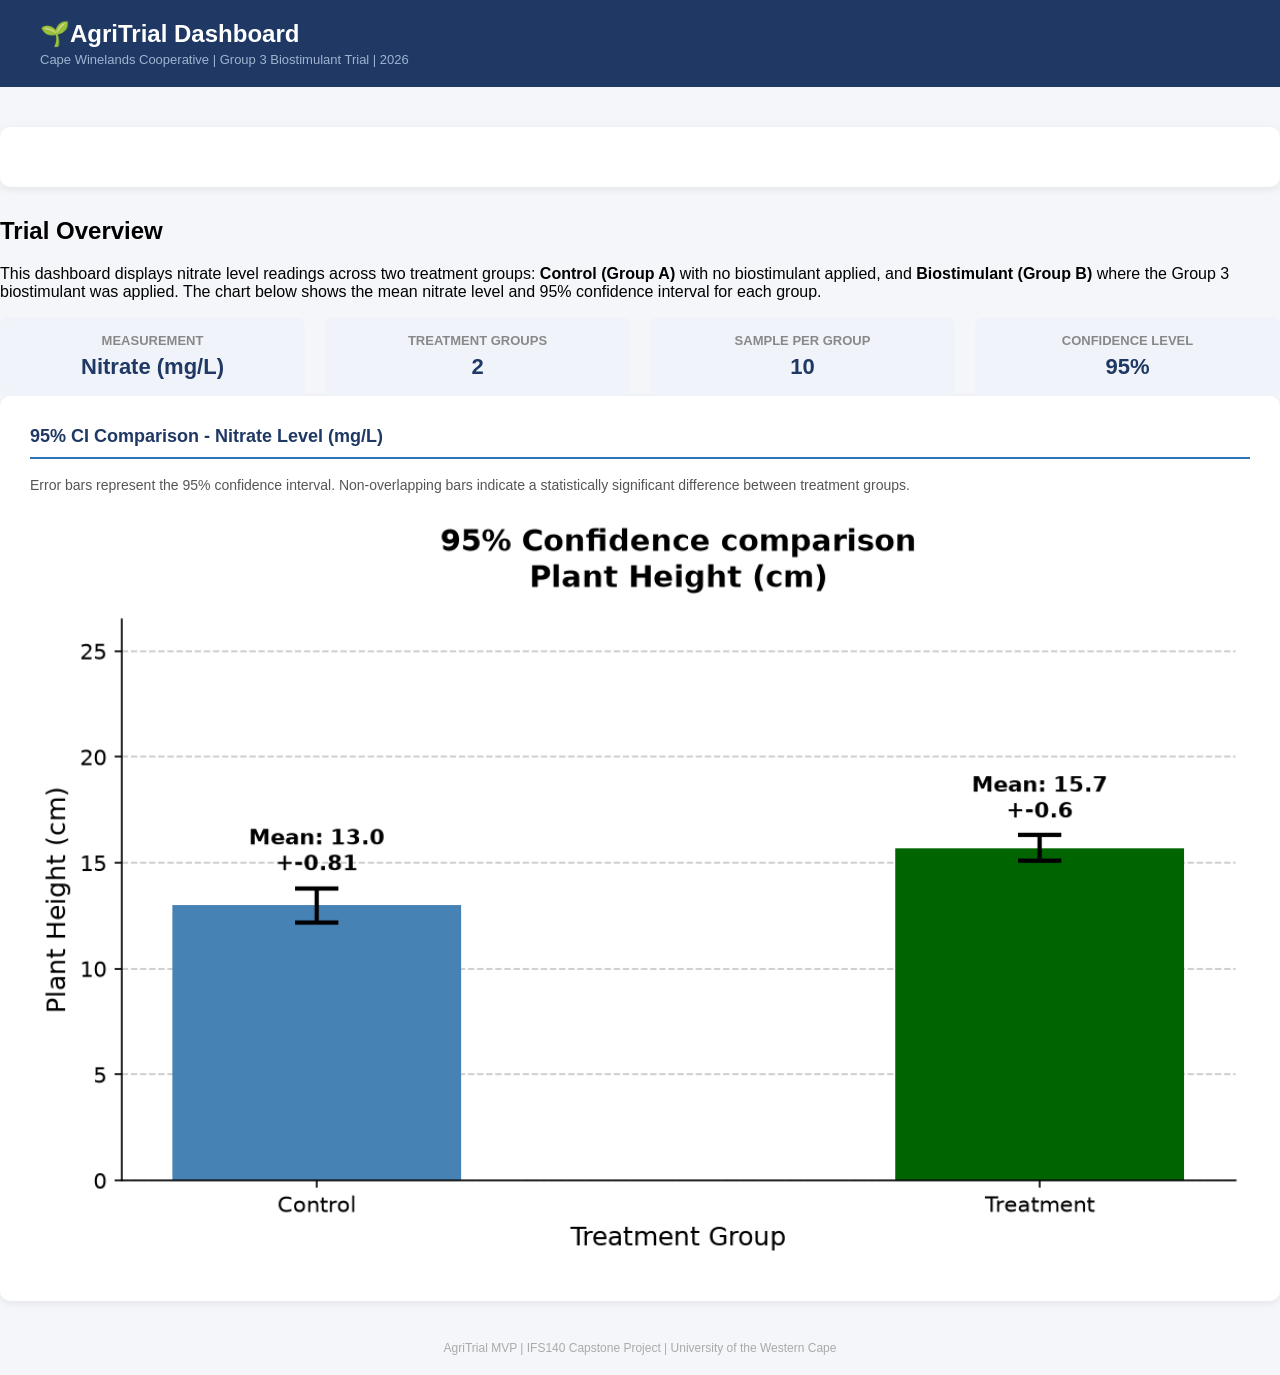
<file: index.html>
<!DOCTYPE html>
<html lang="en">
<head>
    <meta charset="UTF-8">
    <title>AgriTrial MVP Dashboard</title>
    <style>
        body {
            font-family: Arial, sans-serif;
            background-color: #f4f6f9;
            margin: 0;
            padding: 0;
        }
        .header {
            background-color: #1F3864;
            color: white;
            padding: 20px 40px;
        }
        .header h1 {
            margin: 0;
            font-size: 24px;
        }
        .header p {
            margin: 4px 0 0;
            font-size: 13px;
            color: #a0b4d0;
        }
        .container {
            max-width: 900px;
            margin: 40px auto;
            padding: 0 20px;
        }
        .card {
            background: white;
            border-radius: 10px;
            padding: 30px;
            box-shadow: 0 2px 8px rgba(0,0,0,0.08);
            margin-bottom: 30px;
        }
        .card h2 {
            color: #1F3864;
            margin-top: 0;
            font-size: 18px;
            border-bottom: 2px solid #2E74B5;
            padding-bottom: 10px;
        }
        .card p {
            color: #555;
            font-size: 14px;
            line-height: 1.6;
        }
        .chart-img {
            width: 100%;
            border-radius: 8px;
        }
        .stats {
            display: flex;
            gap: 20px;
            margin-top: 16px;
        }
        .stat-box {
            flex: 1;
            background: #f0f4fa;
            border-radius: 8px;
            padding: 16px;
            text-align: center;
        }
        .stat-box h3 {
            margin: 0 0 6px;
            font-size: 13px;
            color: #888;
            text-transform: uppercase;
        }
        .stat-box p {
            margin: 0;
            font-size: 22px;
            font-weight: bold;
            color: #1F3864;
        }
        .footer {
            text-align: center;
            color: #aaa;
            font-size: 12px;
            margin: 40px 0 20px;
        }
    </style>
</head>
<body>

    <div class="header">
        <h1>🌱AgriTrial Dashboard</h1>
        <p>Cape Winelands Cooperative | Group 3 Biostimulant Trial | 2026</p>
    </div>

    <div class="container"></div>

        <div class="card"></div>
            <h2>Trial Overview</h2>
            <p>This dashboard displays nitrate level readings across two treatment groups:
            <strong>Control (Group A)</strong> with no biostimulant applied, and
                <strong>Biostimulant (Group B)</strong> where the Group 3 biostimulant was applied.
                The chart below shows the mean nitrate level and 95% confidence interval for each group.</p>

            <div class="stats">
                <div class="stat-box">
                    <h3>Measurement</h3>
                    <p>Nitrate (mg/L)</p>
                </div>
                <div class="stat-box">
                    <h3>Treatment Groups</h3>
                    <p>2</p>
                </div>
                <div class="stat-box">
                    <h3>Sample per Group</h3>
                    <p>10</p>
                </div>
                <div class="stat-box">
                    <h3>Confidence Level</h3>
                    <p>95%</p>
                </div>
            </div>

            <div class="card">
                <h2>95% CI Comparison - Nitrate Level (mg/L)</h2>
                <p>Error bars represent the 95% confidence interval.
                Non-overlapping bars indicate a statistically significant
                difference between treatment groups.</p>
                <img src="/static/ci_chart.png" class="chart-img"
                     alt="CI Chart">
            </div>

    <div class="footer">
        AgriTrial MVP | IFS140 Capstone Project | University of the Western Cape
    </div>

</body>
</html>
</file>
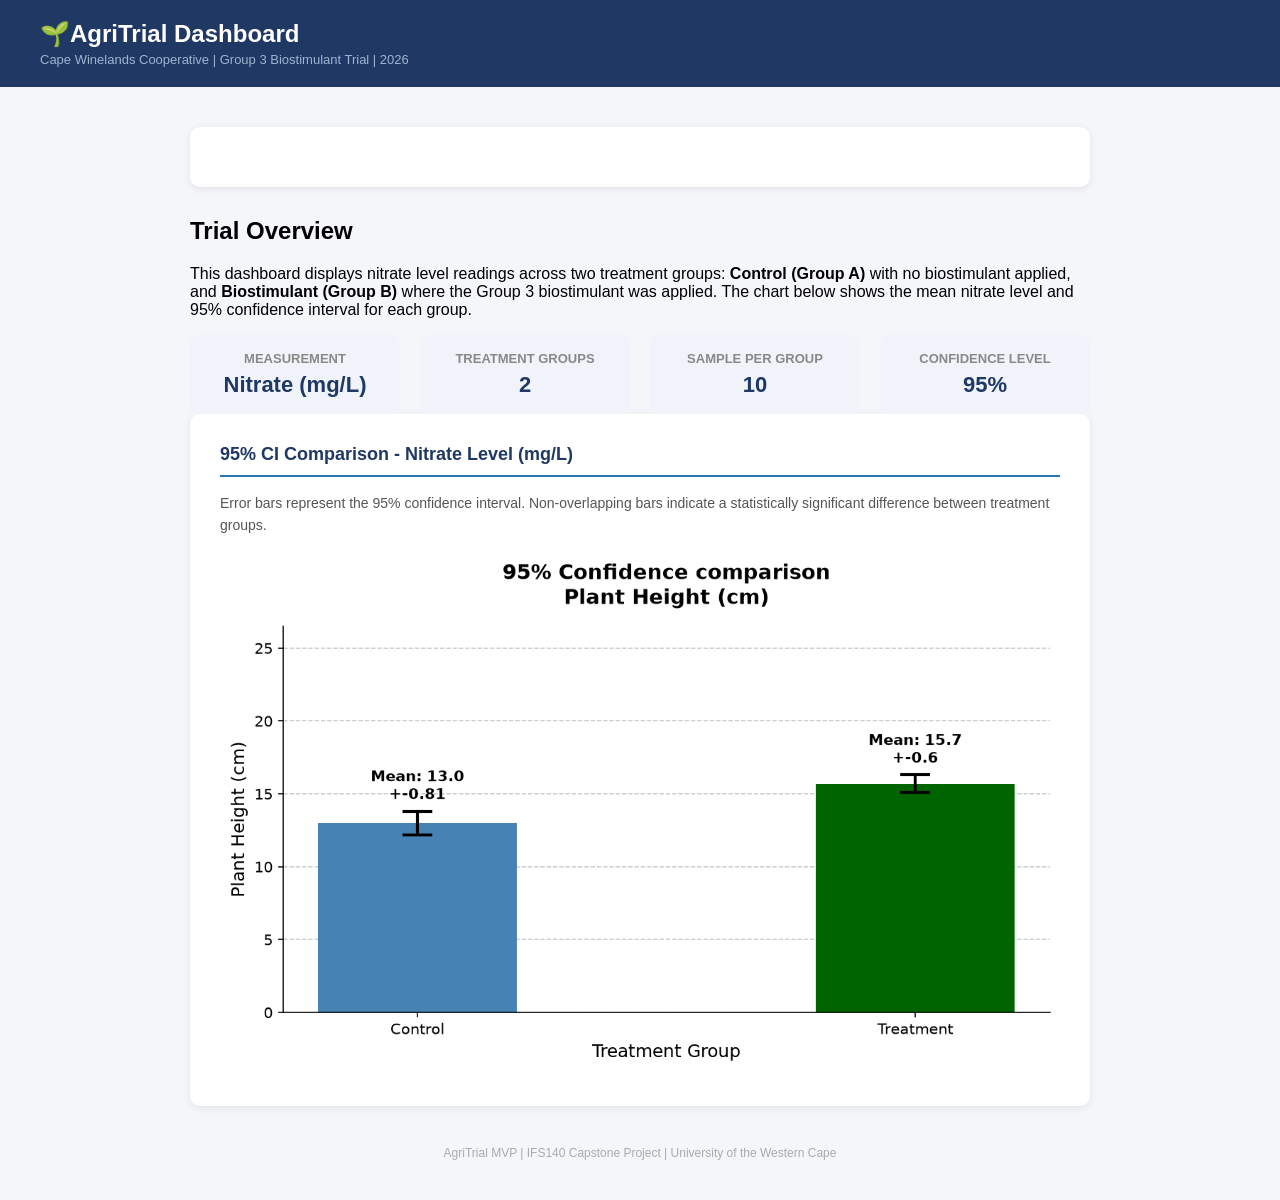
<file: dashboard.html>
<!DOCTYPE html>
<html lang="en">
<head>
    <meta charset="UTF-8">
    <title>AgriTrial MVP Dashboard</title>
    <style>
        body {
            font-family: Arial, sans-serif;
            background-color: #f4f6f9;
            margin: 0;
            padding: 0;
        }
        .header {
            background-color: #1F3864;
            color: white;
            padding: 20px 40px;
        }
        .header h1 {
            margin: 0;
            font-size: 24px;
        }
        .header p {
            margin: 4px 0 0;
            font-size: 13px;
            color: #a0b4d0;
        }
        .container {
            max-width: 900px;
            margin: 40px auto;
            padding: 0 20px;
        }
        .card {
            background: white;
            border-radius: 10px;
            padding: 30px;
            box-shadow: 0 2px 8px rgba(0,0,0,0.08);
            margin-bottom: 30px;
        }
        .card h2 {
            color: #1F3864;
            margin-top: 0;
            font-size: 18px;
            border-bottom: 2px solid #2E74B5;
            padding-bottom: 10px;
        }
        .card p {
            color: #555;
            font-size: 14px;
            line-height: 1.6;
        }
        .chart-img {
            width: 100%;
            border-radius: 8px;
        }
        .stats {
            display: flex;
            gap: 20px;
            margin-top: 16px;
        }
        .stat-box {
            flex: 1;
            background: #f0f4fa;
            border-radius: 8px;
            padding: 16px;
            text-align: center;
        }
        .stat-box h3 {
            margin: 0 0 6px;
            font-size: 13px;
            color: #888;
            text-transform: uppercase;
        }
        .stat-box p {
            margin: 0;
            font-size: 22px;
            font-weight: bold;
            color: #1F3864;
        }
        .footer {
            text-align: center;
            color: #aaa;
            font-size: 12px;
            margin: 40px 0 20px;
        }
    </style>
</head>
<body>

    <div class="header">
        <h1>🌱AgriTrial Dashboard</h1>
        <p>Cape Winelands Cooperative | Group 3 Biostimulant Trial | 2026</p>
    </div>

    <div class="container">

        <div class="card"></div>
            <h2>Trial Overview</h2>
            <p>This dashboard displays nitrate level readings across two treatment groups:
            <strong>Control (Group A)</strong> with no biostimulant applied, and
                <strong>Biostimulant (Group B)</strong> where the Group 3 biostimulant was applied.
                The chart below shows the mean nitrate level and 95% confidence interval for each group.</p>

            <div class="stats">
                <div class="stat-box">
                    <h3>Measurement</h3>
                    <p>Nitrate (mg/L)</p>
                </div>
                <div class="stat-box">
                    <h3>Treatment Groups</h3>
                    <p>2</p>
                </div>
                <div class="stat-box">
                    <h3>Sample per Group</h3>
                    <p>10</p>
                </div>
                <div class="stat-box">
                    <h3>Confidence Level</h3>
                    <p>95%</p>
                </div>
            </div>

            <div class="card">
                <h2>95% CI Comparison - Nitrate Level (mg/L)</h2>
                <p>Error bars represent the 95% confidence interval.
                Non-overlapping bars indicate a statistically significant
                difference between treatment groups.</p>
                <img src="/static/ci_chart.png" class="chart-img"
                     alt="CI Chart">
            </div>

    <div class="footer">
        AgriTrial MVP | IFS140 Capstone Project | University of the Western Cape
    </div>

</body>
</html>
</file>
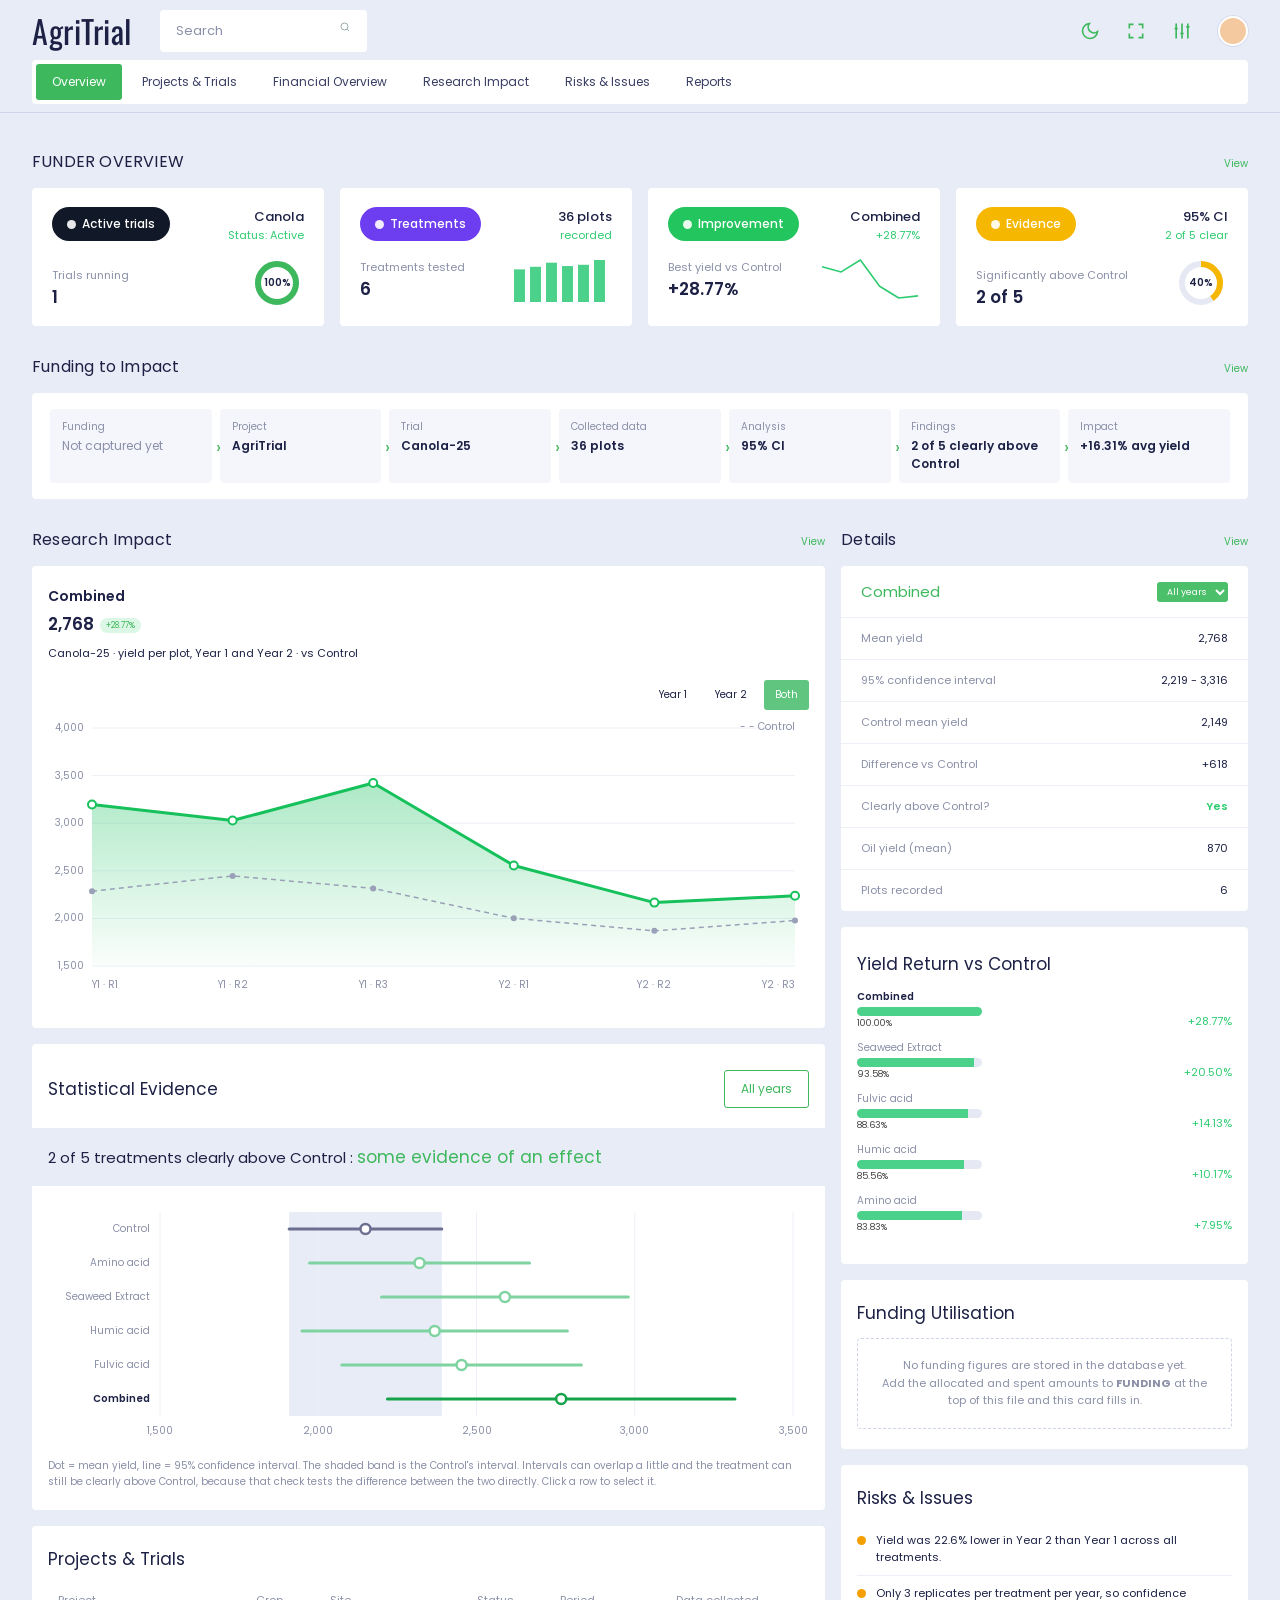
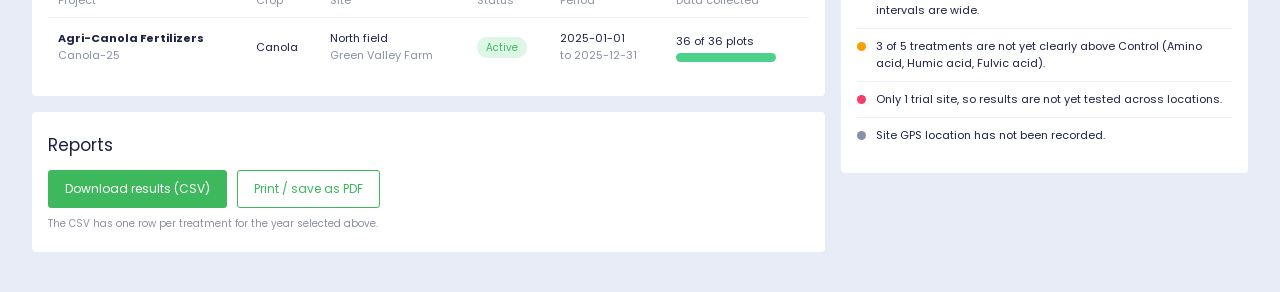
<file: investor_dashboard.html>
<!DOCTYPE html>
<html lang="en">
<head>
<meta charset="utf-8">
<meta name="viewport" content="width=device-width, initial-scale=1">
<title>AgriTrial · Funder Dashboard</title>
<link rel="preconnect" href="https://fonts.googleapis.com">
<link href="https://fonts.googleapis.com/css2?family=Poppins:wght@400;500;600&family=Oswald:wght@500&display=swap" rel="stylesheet">
<style>
:root{--bg:#e8ecf7;--card:#fff;--ink:#1c2145;--muted:#8b90a8;--green:#22c55e;--nav:#3db85c;--mint:#dcf7e6;--red:#f43f6b;--line:#eef0f7}
*{box-sizing:border-box;margin:0;padding:0}
body{font-family:'Poppins',system-ui,-apple-system,'Segoe UI',sans-serif;background:var(--bg);color:var(--ink);font-size:13px}
button,select{font-family:inherit}
.top{display:flex;align-items:center;gap:28px;padding:10px 32px 0;max-width:1320px;margin:0 auto}
.logo{font-family:'Oswald','Arial Narrow',Impact,sans-serif;font-size:32px;letter-spacing:.5px;line-height:1.1}
.search{background:#fff;border-radius:4px;padding:11px 16px;width:207px;display:flex;justify-content:space-between;color:var(--muted);font-size:13px}
.tools{margin-left:auto;display:flex;gap:26px;align-items:center;color:var(--nav)}
.tools svg{width:20px;height:20px;cursor:pointer}
.avatar{width:30px;height:30px;border-radius:50%;background:#f4c9a0;border:2px solid #fff;box-shadow:0 0 0 1px #d9dcec}
.navwrap{max-width:1320px;margin:8px auto 0;padding:0 32px}
nav{background:#fff;border-radius:4px;display:flex;gap:4px;padding:4px;overflow-x:auto;white-space:nowrap}
nav a{padding:9px 16px;font-size:12px;border-radius:3px;color:#3a3f63;text-decoration:none;display:flex;gap:7px;align-items:center}
nav a.on{background:var(--nav);color:#fff}
nav svg{width:12px;height:12px}
hr.rule{border:0;border-top:1px solid #cfd5e8;margin:8px 0 0}
main{max-width:1320px;margin:0 auto;padding:36px 32px 40px}
.sec{display:flex;justify-content:space-between;align-items:baseline;margin:0 0 14px}
.sec h2{font-size:16px;font-weight:400;letter-spacing:.2px}
.sec h2.up{text-transform:uppercase}
.sec a{font-size:10px;color:var(--nav);text-decoration:none}
.card{background:var(--card);border-radius:4px}
.cards{display:grid;grid-template-columns:repeat(4,1fr);gap:16px;margin-bottom:28px}
.t{padding:17px 18px 14px;cursor:pointer;border:2px solid transparent}
.t.sel{border-color:var(--nav)}
.t .r1{display:flex;justify-content:space-between;align-items:flex-start}
.pill{display:inline-flex;align-items:center;gap:6px;color:#fff;border-radius:20px;padding:8px 15px;font-size:12px;font-weight:500}
.pill i{width:9px;height:9px;border-radius:50%;background:#fff;opacity:.9}
.code{text-align:right;font-size:13px;font-weight:500}
.chg{font-size:11px;font-weight:400}
.up-c{color:#2ecc71}.dn-c{color:var(--red)}
.t .r2{display:flex;justify-content:space-between;align-items:flex-end;margin-top:12px}
.lab{font-size:11px;color:var(--muted)}
.big{font-size:17px;font-weight:600}
.grid2{display:grid;grid-template-columns:1.95fr 1fr;gap:16px;margin-bottom:0}
.col{display:flex;flex-direction:column;gap:16px}
.head2{display:grid;grid-template-columns:1.95fr 1fr;gap:16px}
.chart{padding:20px 16px 12px}
.chart h3{font-size:14px;font-weight:600;padding:0 0 4px 0}
.price{font-size:17px;font-weight:600}
.badge{background:var(--mint);color:var(--nav);font-size:8px;padding:2px 6px;border-radius:8px;margin-left:6px;vertical-align:middle}
.sub{font-size:11px;margin:8px 0 18px}
.range{display:flex;justify-content:flex-end;gap:6px;align-items:center;font-size:10px;margin-bottom:6px}
.range button{background:none;border:0;padding:7px 11px;font-size:10px;cursor:pointer;border-radius:3px;color:var(--ink)}
.range button.on{background:#5fc57f;color:#fff}
#chart{width:100%;height:300px}
#chart text{font-size:10px;fill:var(--muted)}
.details{padding:0}
.dh{display:flex;justify-content:space-between;align-items:center;padding:14px 20px;color:var(--nav);font-size:15px;border-bottom:1px solid var(--line)}
.dh select{background:#4cbf6b;color:#fff;border:0;border-radius:3px;font-size:9px;padding:3px 6px;cursor:pointer}
.row{display:flex;justify-content:space-between;padding:12px 20px;font-size:11px;border-bottom:1px solid var(--line)}
.row:last-child{border:0}
.row span:first-child{color:var(--muted)}
.mini{padding:18px 20px;display:flex;justify-content:space-between;align-items:center}
.mini .m{width:42px;height:42px;background:var(--nav);color:#fff;display:flex;align-items:center;justify-content:center;font-size:20px;font-weight:600;border-radius:3px;margin-right:14px}
.mini .l{display:flex;align-items:center}
.mini .v{font-size:16px;font-weight:500}
.funds .fh{display:flex;justify-content:space-between;align-items:center;padding:26px 16px 20px}
.funds .fh h3{font-size:17px;font-weight:400}
.btn{border:1px solid var(--nav);color:var(--nav);background:#fff;border-radius:3px;padding:9px 16px;font-size:12px}
.band{background:#e8ecf7;padding:16px;display:flex;justify-content:space-between;align-items:center;font-size:17px}
.band b{font-weight:400;color:var(--nav)}
.fund{padding:36px 16px 24px}
.fund .tt{display:flex;gap:10px;align-items:center;font-size:17px;margin-bottom:6px}
.tag{background:#b9bdc9;font-size:9px;padding:2px 6px;margin-right:4px;border-radius:2px}
.stats{display:grid;grid-template-columns:1fr 1fr 1fr;margin-top:18px;align-items:end}
.stats .big{font-size:17px;font-weight:500}
.bar{height:9px;background:#e6e9f3;border-radius:5px;margin-top:3px;overflow:hidden;width:94px}
.bar div{height:100%;background:#4cd18a}
.inv{padding:24px 16px 20px}
.inv h3{font-size:17px;font-weight:400;margin-bottom:12px}
.ir{display:grid;grid-template-columns:1fr 70px;align-items:end;margin-bottom:10px;cursor:pointer}
.ir .nm{font-size:10px;color:var(--muted);margin-bottom:2px}
.ir.sel .nm{color:var(--ink);font-weight:600}
.track{height:9px;background:#e6e9f3;border-radius:5px;overflow:hidden;width:min(100%,125px);position:relative}
.track div{height:100%;background:#4cd18a}
.ir .pc{font-size:9px;color:#444;margin-top:1px}
.ir .rt{text-align:right;color:#2ecc71;font-size:11px}
.risk{margin-top:18px}
.risk h3{margin-bottom:6px}
.gauge{display:flex;flex-direction:column;align-items:center}
.gl{font-size:15px;font-weight:600}
@media(max-width:1100px){.cards{grid-template-columns:repeat(2,1fr)}.grid2,.head2{grid-template-columns:1fr}.head2 .sec:nth-child(2){margin-top:12px}}
@media(max-width:640px){.top{padding:10px 16px 0;gap:12px}.search{display:none}.tools{gap:14px}main,.navwrap{padding-left:16px;padding-right:16px}.cards{grid-template-columns:1fr}.stats{grid-template-columns:1fr 1fr;gap:16px}}

html{scroll-behavior:smooth}
.sec,.card{scroll-margin-top:16px}
.trace{padding:16px 18px;margin-bottom:28px;display:grid;grid-template-columns:repeat(7,1fr);gap:8px}
.step{background:#f4f6fc;border-radius:4px;padding:10px 12px;position:relative}
.step .k{font-size:10px;color:var(--muted)}
.step .v{font-size:12px;font-weight:600;margin-top:2px}
.step:not(:last-child)::after{content:"›";position:absolute;right:-9px;top:50%;transform:translateY(-50%);color:var(--nav);font-size:18px;z-index:1}
.step.na .v{color:var(--muted);font-weight:400}
.ring{width:54px;height:54px}
.pad{padding:20px 16px}
.pad h3{font-size:17px;font-weight:400;margin-bottom:12px}
table{width:100%;border-collapse:collapse;font-size:11px}
th{text-align:left;color:var(--muted);font-weight:400;padding:8px 10px;border-bottom:1px solid var(--line)}
td{padding:12px 10px;vertical-align:middle}
.tw{overflow-x:auto}
.st{background:var(--mint);color:var(--nav);padding:3px 9px;border-radius:10px;font-size:10px}
.risk-i{display:flex;gap:10px;align-items:flex-start;padding:9px 0;font-size:11px;border-bottom:1px solid var(--line)}
.risk-i:last-child{border:0}
.dot{width:9px;height:9px;border-radius:50%;margin-top:4px;flex:none}
.empty{border:1.5px dashed #cfd5e8;border-radius:4px;padding:18px;text-align:center;color:var(--muted);font-size:11px;line-height:1.6}
.rep{display:flex;gap:10px;flex-wrap:wrap}
.btn.fill{background:var(--nav);color:#fff;cursor:pointer}
.btn{cursor:pointer}
.note{font-size:10px;color:var(--muted);margin-top:8px}
.fb{display:grid;grid-template-columns:1fr 1fr 1fr;gap:10px;margin-bottom:12px}
.fb .big{font-size:15px;font-weight:600}
@media(max-width:1100px){.trace{grid-template-columns:repeat(2,1fr)}.step::after{display:none}}
@media print{.tools,.navwrap,.range,.rep,hr.rule{display:none}body{background:#fff}}
</style>
</head>
<body>
<header class="top">
  <div class="logo">AgriTrial</div>
  <div class="search"><span>Search</span>
    <svg width="12" height="12" viewBox="0 0 24 24" fill="none" stroke="#9aa" stroke-width="2"><circle cx="11" cy="11" r="7"/><path d="m20 20-3.5-3.5"/></svg></div>
  <div class="tools">
    <svg viewBox="0 0 24 24" fill="none" stroke="currentColor" stroke-width="2"><path d="M21 12.8A9 9 0 1 1 11.2 3a7 7 0 0 0 9.8 9.8z"/></svg>
    <svg id="fs" viewBox="0 0 24 24" fill="none" stroke="currentColor" stroke-width="2"><path d="M4 9V4h5M20 9V4h-5M4 15v5h5M20 15v5h-5"/></svg>
    <svg viewBox="0 0 24 24" fill="none" stroke="currentColor" stroke-width="2"><path d="M5 3v18M12 3v18M19 3v18M3 9h4M10 15h4M17 7h4"/></svg>
    <div class="avatar"></div>
  </div>
</header>
<div class="navwrap">
  <nav>
    <a class="on" href="#overview">Overview</a>
    <a href="#projects">Projects &amp; Trials</a>
    <a href="#finance">Financial Overview</a>
    <a href="#impact">Research Impact</a>
    <a href="#risks">Risks &amp; Issues</a>
    <a href="#reports">Reports</a>
  </nav>
</div>
<hr class="rule">

<main>
  <div class="sec" id="overview"><h2 class="up">Funder Overview</h2><a href="#">View</a></div>
  <div class="cards" id="cards"></div>

  <div class="sec"><h2>Funding to Impact</h2><a href="#">View</a></div>
  <div class="card trace" id="trace"></div>

  <div class="head2">
    <div class="sec" id="impact"><h2>Research Impact</h2><a href="#">View</a></div>
    <div class="sec"><h2>Details</h2><a href="#">View</a></div>
  </div>
  <div class="grid2">
    <div class="col">
      <div class="card chart">
        <h3 id="cTitle"></h3>
        <div><span class="price" id="cPrice"></span><span class="badge" id="cBadge"></span></div>
        <div class="sub" id="cSub"></div>
        <div class="range" id="range">
          <button data-y="1">Year 1</button><button data-y="2">Year 2</button><button data-y="all" class="on">Both</button>
        </div>
        <div id="chart"></div>
      </div>

      <div class="card funds">
        <div class="fh"><h3>Statistical Evidence</h3><span class="btn" id="ciBtn"></span></div>
        <div class="band"><span id="ciBand"></span></div>
        <div class="pad"><div id="ciChart"></div>
          <div class="note">Dot = mean yield, line = 95% confidence interval. The shaded band is the Control's interval. Intervals can overlap a little and the treatment can still be clearly above Control, because that check tests the difference between the two directly. Click a row to select it.</div></div>
      </div>

      <div class="card pad" id="projects">
        <h3>Projects &amp; Trials</h3>
        <div class="tw"><table>
          <thead><tr><th>Project</th><th>Crop</th><th>Site</th><th>Status</th><th>Period</th><th>Data collected</th></tr></thead>
          <tbody id="trialRow"></tbody></table></div>
      </div>

      <div class="card pad" id="reports">
        <h3>Reports</h3>
        <div class="rep"><span class="btn fill" id="dl">Download results (CSV)</span><span class="btn" id="pr">Print / save as PDF</span></div>
        <div class="note">The CSV has one row per treatment for the year selected above.</div>
      </div>
    </div>

    <div class="col">
      <div class="card details">
        <div class="dh"><span id="dName"></span>
          <select id="dYear"><option value="all">All years</option><option value="1">Year 1</option><option value="2">Year 2</option></select></div>
        <div id="dRows"></div>
      </div>

      <div class="card inv">
        <h3>Yield Return vs Control</h3>
        <div id="invRows"></div>
      </div>

      <div class="card pad" id="finance">
        <h3>Funding Utilisation</h3>
        <div id="fund"></div>
      </div>

      <div class="card pad" id="risks">
        <h3>Risks &amp; Issues</h3>
        <div id="riskList"></div>
      </div>
    </div>
  </div>
</main>

<script>
/* ========================= DATA =========================
   ROWS = the AgriTrial canola CSV (one object per plot). To use live data (API / Supabase),
   replace this array with rows in the same shape: {Year, Block, Replicates, Yield, "Oil.yield", ...}. */
const ROWS = [{"Year":1,"Block":"Control","Replicates":1,"Yield":2286.0,"Bio Yield":9545.0,"pod/plant":82.6,"seed/pod":25.3,"1000sw":3.96,"Oil%":33.2,"Oil.yield":759.0,"N":2.11,"P":0.49,"K":3.8,"Na":0.97,"Ca":3.35,"Mg":0.61,"Fe":116.0,"Mn":63.2,"Zn":32.4,"Cu":6.84,"Chl a":1.59,"Chl b":0.51,"RWC":69.2,"Ionic L":23.7,"Prolin":2.19,"K/Na":3.92},{"Year":1,"Block":"Amino acid","Replicates":1,"Yield":2718.0,"Bio Yield":11512.0,"pod/plant":102.6,"seed/pod":31.3,"1000sw":4.06,"Oil%":29.4,"Oil.yield":799.0,"N":2.35,"P":0.61,"K":4.2,"Na":0.72,"Ca":3.81,"Mg":0.56,"Fe":135.0,"Mn":70.2,"Zn":30.6,"Cu":7.91,"Chl a":1.72,"Chl b":0.66,"RWC":71.2,"Ionic L":22.5,"Prolin":1.91,"K/Na":5.83},{"Year":1,"Block":"Seaweed Extract","Replicates":1,"Yield":2738.0,"Bio Yield":12929.0,"pod/plant":111.2,"seed/pod":27.3,"1000sw":4.95,"Oil%":32.6,"Oil.yield":893.0,"N":2.71,"P":0.68,"K":4.1,"Na":0.69,"Ca":4.21,"Mg":0.64,"Fe":178.0,"Mn":80.3,"Zn":35.3,"Cu":9.99,"Chl a":1.66,"Chl b":0.61,"RWC":65.6,"Ionic L":20.2,"Prolin":2.09,"K/Na":5.94},{"Year":1,"Block":"Humic acid","Replicates":1,"Yield":2589.0,"Bio Yield":9856.0,"pod/plant":98.6,"seed/pod":27.3,"1000sw":3.69,"Oil%":35.6,"Oil.yield":922.0,"N":2.15,"P":0.56,"K":4.0,"Na":0.76,"Ca":3.58,"Mg":0.55,"Fe":189.0,"Mn":79.6,"Zn":37.8,"Cu":8.86,"Chl a":1.75,"Chl b":0.55,"RWC":69.3,"Ionic L":19.7,"Prolin":1.98,"K/Na":5.26},{"Year":1,"Block":"Fumic acid","Replicates":1,"Yield":2599.0,"Bio Yield":14126.0,"pod/plant":116.2,"seed/pod":34.3,"1000sw":4.86,"Oil%":33.6,"Oil.yield":873.0,"N":2.39,"P":0.62,"K":4.5,"Na":0.71,"Ca":4.01,"Mg":0.65,"Fe":176.0,"Mn":89.3,"Zn":38.7,"Cu":7.81,"Chl a":1.73,"Chl b":0.66,"RWC":71.5,"Ionic L":21.6,"Prolin":1.99,"K/Na":6.34},{"Year":1,"Block":"Combined","Replicates":1,"Yield":3196.0,"Bio Yield":14093.0,"pod/plant":120.4,"seed/pod":32.1,"1000sw":5.89,"Oil%":29.3,"Oil.yield":936.0,"N":2.33,"P":0.72,"K":4.1,"Na":0.59,"Ca":4.21,"Mg":0.67,"Fe":191.0,"Mn":92.1,"Zn":39.2,"Cu":8.15,"Chl a":1.73,"Chl b":0.72,"RWC":72.1,"Ionic L":16.9,"Prolin":2.06,"K/Na":6.95},{"Year":2,"Block":"Control","Replicates":1,"Yield":2001.0,"Bio Yield":7256.0,"pod/plant":80.3,"seed/pod":22.3,"1000sw":2.89,"Oil%":35.2,"Oil.yield":704.0,"N":1.76,"P":0.35,"K":4.2,"Na":0.99,"Ca":2.67,"Mg":0.59,"Fe":107.0,"Mn":39.9,"Zn":23.3,"Cu":6.61,"Chl a":1.4,"Chl b":0.43,"RWC":55.2,"Ionic L":26.9,"Prolin":2.44,"K/Na":4.24},{"Year":2,"Block":"Amino acid","Replicates":1,"Yield":2151.0,"Bio Yield":9120.0,"pod/plant":79.6,"seed/pod":22.3,"1000sw":2.99,"Oil%":36.9,"Oil.yield":794.0,"N":2.03,"P":0.38,"K":3.3,"Na":0.68,"Ca":2.77,"Mg":0.71,"Fe":126.0,"Mn":32.7,"Zn":22.9,"Cu":6.31,"Chl a":1.55,"Chl b":0.61,"RWC":60.3,"Ionic L":22.2,"Prolin":2.36,"K/Na":4.85},{"Year":2,"Block":"Seaweed Extract","Replicates":1,"Yield":2051.0,"Bio Yield":11986.0,"pod/plant":76.1,"seed/pod":22.9,"1000sw":3.64,"Oil%":31.6,"Oil.yield":648.0,"N":2.11,"P":0.4,"K":4.3,"Na":0.92,"Ca":2.46,"Mg":0.63,"Fe":136.0,"Mn":48.3,"Zn":27.1,"Cu":5.94,"Chl a":1.49,"Chl b":0.62,"RWC":57.9,"Ionic L":23.7,"Prolin":2.14,"K/Na":4.67},{"Year":2,"Block":"Humic acid","Replicates":1,"Yield":2088.0,"Bio Yield":9865.0,"pod/plant":76.3,"seed/pod":18.9,"1000sw":3.21,"Oil%":31.6,"Oil.yield":660.0,"N":2.18,"P":0.34,"K":3.2,"Na":0.92,"Ca":2.61,"Mg":0.76,"Fe":139.0,"Mn":40.8,"Zn":28.6,"Cu":6.02,"Chl a":1.56,"Chl b":0.5,"RWC":65.1,"Ionic L":21.3,"Prolin":2.28,"K/Na":3.48},{"Year":2,"Block":"Fumic acid","Replicates":1,"Yield":2106.0,"Bio Yield":10016.0,"pod/plant":78.6,"seed/pod":24.3,"1000sw":3.26,"Oil%":35.4,"Oil.yield":746.0,"N":2.08,"P":0.29,"K":3.7,"Na":0.76,"Ca":3.21,"Mg":0.81,"Fe":121.0,"Mn":39.5,"Zn":22.1,"Cu":6.91,"Chl a":1.35,"Chl b":0.52,"RWC":65.2,"Ionic L":21.8,"Prolin":1.89,"K/Na":4.87},{"Year":2,"Block":"Combined","Replicates":1,"Yield":2556.0,"Bio Yield":11039.0,"pod/plant":89.8,"seed/pod":27.3,"1000sw":4.02,"Oil%":34.2,"Oil.yield":874.0,"N":2.2,"P":0.51,"K":4.1,"Na":0.76,"Ca":3.25,"Mg":0.71,"Fe":162.0,"Mn":43.7,"Zn":25.1,"Cu":6.68,"Chl a":1.55,"Chl b":0.59,"RWC":65.8,"Ionic L":17.4,"Prolin":1.84,"K/Na":5.39},{"Year":1,"Block":"Control","Replicates":2,"Yield":2446.0,"Bio Yield":11059.0,"pod/plant":104.3,"seed/pod":30.2,"1000sw":4.16,"Oil%":30.5,"Oil.yield":746.0,"N":2.5,"P":0.54,"K":4.3,"Na":0.68,"Ca":3.09,"Mg":0.52,"Fe":146.0,"Mn":81.6,"Zn":30.1,"Cu":8.13,"Chl a":1.65,"Chl b":0.64,"RWC":62.1,"Ionic L":27.2,"Prolin":2.42,"K/Na":6.32},{"Year":1,"Block":"Amino acid","Replicates":2,"Yield":2565.0,"Bio Yield":11261.0,"pod/plant":121.6,"seed/pod":37.6,"1000sw":5.21,"Oil%":27.2,"Oil.yield":698.0,"N":2.75,"P":0.52,"K":3.6,"Na":0.62,"Ca":2.84,"Mg":0.49,"Fe":156.0,"Mn":81.6,"Zn":38.7,"Cu":7.14,"Chl a":1.78,"Chl b":0.52,"RWC":63.6,"Ionic L":24.8,"Prolin":2.12,"K/Na":5.81},{"Year":1,"Block":"Seaweed Extract","Replicates":2,"Yield":3005.0,"Bio Yield":14598.0,"pod/plant":109.4,"seed/pod":33.1,"1000sw":5.86,"Oil%":28.6,"Oil.yield":859.0,"N":2.39,"P":0.71,"K":4.5,"Na":0.77,"Ca":3.65,"Mg":0.56,"Fe":162.0,"Mn":82.2,"Zn":33.7,"Cu":12.6,"Chl a":1.89,"Chl b":0.59,"RWC":71.1,"Ionic L":23.4,"Prolin":1.88,"K/Na":5.84},{"Year":1,"Block":"Humic acid","Replicates":2,"Yield":2805.0,"Bio Yield":12036.0,"pod/plant":106.1,"seed/pod":34.2,"1000sw":4.82,"Oil%":29.1,"Oil.yield":816.0,"N":2.45,"P":0.6,"K":3.6,"Na":0.71,"Ca":3.98,"Mg":0.49,"Fe":177.0,"Mn":91.3,"Zn":44.7,"Cu":9.26,"Chl a":1.79,"Chl b":0.58,"RWC":74.8,"Ionic L":22.4,"Prolin":2.41,"K/Na":5.07},{"Year":1,"Block":"Fumic acid","Replicates":2,"Yield":2880.0,"Bio Yield":11169.0,"pod/plant":127.3,"seed/pod":31.4,"1000sw":5.92,"Oil%":30.1,"Oil.yield":867.0,"N":2.24,"P":0.53,"K":4.8,"Na":0.69,"Ca":4.86,"Mg":0.58,"Fe":152.0,"Mn":95.1,"Zn":43.1,"Cu":6.16,"Chl a":1.52,"Chl b":0.57,"RWC":66.7,"Ionic L":20.1,"Prolin":1.89,"K/Na":6.96},{"Year":1,"Block":"Combined","Replicates":2,"Yield":3028.0,"Bio Yield":13796.0,"pod/plant":143.3,"seed/pod":30.2,"1000sw":5.21,"Oil%":31.6,"Oil.yield":957.0,"N":2.74,"P":0.71,"K":4.6,"Na":0.63,"Ca":5.11,"Mg":0.86,"Fe":158.0,"Mn":81.3,"Zn":34.3,"Cu":10.01,"Chl a":2.01,"Chl b":0.78,"RWC":78.2,"Ionic L":18.3,"Prolin":1.85,"K/Na":7.3},{"Year":2,"Block":"Control","Replicates":2,"Yield":1869.0,"Bio Yield":9761.0,"pod/plant":69.4,"seed/pod":18.3,"1000sw":3.89,"Oil%":27.0,"Oil.yield":505.0,"N":2.15,"P":0.26,"K":3.5,"Na":0.76,"Ca":2.35,"Mg":0.68,"Fe":121.0,"Mn":43.1,"Zn":25.6,"Cu":4.97,"Chl a":1.16,"Chl b":0.53,"RWC":57.8,"Ionic L":29.8,"Prolin":2.68,"K/Na":4.61},{"Year":2,"Block":"Amino acid","Replicates":2,"Yield":1819.0,"Bio Yield":11453.0,"pod/plant":84.6,"seed/pod":24.3,"1000sw":3.87,"Oil%":33.2,"Oil.yield":604.0,"N":2.13,"P":0.29,"K":4.1,"Na":0.83,"Ca":3.13,"Mg":0.67,"Fe":138.0,"Mn":38.1,"Zn":27.1,"Cu":5.19,"Chl a":1.35,"Chl b":0.52,"RWC":57.1,"Ionic L":25.1,"Prolin":2.21,"K/Na":4.94},{"Year":2,"Block":"Seaweed Extract","Replicates":2,"Yield":2518.0,"Bio Yield":13126.0,"pod/plant":95.4,"seed/pod":27.3,"1000sw":4.02,"Oil%":30.3,"Oil.yield":763.0,"N":1.91,"P":0.46,"K":3.8,"Na":0.76,"Ca":2.35,"Mg":0.53,"Fe":118.0,"Mn":39.4,"Zn":20.6,"Cu":7.52,"Chl a":1.53,"Chl b":0.51,"RWC":62.4,"Ionic L":21.4,"Prolin":1.78,"K/Na":5.0},{"Year":2,"Block":"Humic acid","Replicates":2,"Yield":1819.0,"Bio Yield":11016.0,"pod/plant":101.3,"seed/pod":25.1,"1000sw":3.64,"Oil%":29.1,"Oil.yield":529.0,"N":2.09,"P":0.35,"K":4.6,"Na":0.69,"Ca":2.43,"Mg":0.64,"Fe":129.0,"Mn":38.1,"Zn":25.4,"Cu":8.01,"Chl a":1.43,"Chl b":0.48,"RWC":60.4,"Ionic L":24.2,"Prolin":2.06,"K/Na":6.67},{"Year":2,"Block":"Fumic acid","Replicates":2,"Yield":2312.0,"Bio Yield":8639.0,"pod/plant":99.6,"seed/pod":21.6,"1000sw":4.12,"Oil%":30.1,"Oil.yield":696.0,"N":2.09,"P":0.41,"K":3.7,"Na":0.85,"Ca":2.15,"Mg":0.72,"Fe":95.0,"Mn":33.6,"Zn":26.3,"Cu":6.39,"Chl a":1.44,"Chl b":0.57,"RWC":60.2,"Ionic L":20.4,"Prolin":2.12,"K/Na":4.35},{"Year":2,"Block":"Combined","Replicates":2,"Yield":2166.0,"Bio Yield":13002.0,"pod/plant":101.3,"seed/pod":22.9,"1000sw":4.87,"Oil%":36.9,"Oil.yield":799.0,"N":2.11,"P":0.4,"K":3.7,"Na":0.65,"Ca":3.02,"Mg":0.75,"Fe":139.0,"Mn":55.1,"Zn":31.2,"Cu":8.29,"Chl a":1.81,"Chl b":0.71,"RWC":70.6,"Ionic L":18.5,"Prolin":2.12,"K/Na":5.69},{"Year":1,"Block":"Control","Replicates":3,"Yield":2315.0,"Bio Yield":10992.0,"pod/plant":97.6,"seed/pod":26.9,"1000sw":4.6,"Oil%":28.9,"Oil.yield":669.0,"N":2.42,"P":0.65,"K":4.5,"Na":0.79,"Ca":3.63,"Mg":0.62,"Fe":135.0,"Mn":70.2,"Zn":37.6,"Cu":7.11,"Chl a":1.51,"Chl b":0.54,"RWC":64.6,"Ionic L":25.3,"Prolin":2.32,"K/Na":5.7},{"Year":1,"Block":"Amino acid","Replicates":3,"Yield":2492.0,"Bio Yield":10021.0,"pod/plant":116.2,"seed/pod":27.4,"1000sw":4.41,"Oil%":32.6,"Oil.yield":812.0,"N":2.46,"P":0.58,"K":3.9,"Na":0.71,"Ca":3.56,"Mg":0.61,"Fe":139.0,"Mn":78.6,"Zn":32.5,"Cu":8.21,"Chl a":1.59,"Chl b":0.68,"RWC":68.1,"Ionic L":19.8,"Prolin":2.34,"K/Na":5.49},{"Year":1,"Block":"Seaweed Extract","Replicates":3,"Yield":2929.0,"Bio Yield":12219.0,"pod/plant":122.1,"seed/pod":26.6,"1000sw":5.01,"Oil%":30.0,"Oil.yield":879.0,"N":2.31,"P":0.58,"K":3.8,"Na":0.7,"Ca":3.91,"Mg":0.67,"Fe":191.0,"Mn":94.8,"Zn":37.8,"Cu":8.29,"Chl a":1.83,"Chl b":0.71,"RWC":67.8,"Ionic L":21.1,"Prolin":2.28,"K/Na":5.43},{"Year":1,"Block":"Humic acid","Replicates":3,"Yield":2739.0,"Bio Yield":11002.0,"pod/plant":93.5,"seed/pod":26.4,"1000sw":4.64,"Oil%":31.3,"Oil.yield":857.0,"N":2.61,"P":0.64,"K":3.7,"Na":0.66,"Ca":2.98,"Mg":0.64,"Fe":169.0,"Mn":82.5,"Zn":41.9,"Cu":7.66,"Chl a":1.61,"Chl b":0.63,"RWC":66.9,"Ionic L":21.5,"Prolin":2.27,"K/Na":5.61},{"Year":1,"Block":"Fumic acid","Replicates":3,"Yield":2799.0,"Bio Yield":12391.0,"pod/plant":104.5,"seed/pod":27.3,"1000sw":5.52,"Oil%":30.2,"Oil.yield":845.0,"N":2.52,"P":0.61,"K":3.9,"Na":0.75,"Ca":3.97,"Mg":0.69,"Fe":160.0,"Mn":77.5,"Zn":36.1,"Cu":9.12,"Chl a":1.77,"Chl b":0.6,"RWC":70.9,"Ionic L":18.9,"Prolin":2.28,"K/Na":5.2},{"Year":1,"Block":"Combined","Replicates":3,"Yield":3422.0,"Bio Yield":15597.0,"pod/plant":116.5,"seed/pod":37.6,"1000sw":5.31,"Oil%":26.5,"Oil.yield":907.0,"N":2.61,"P":0.82,"K":4.9,"Na":0.7,"Ca":4.58,"Mg":0.72,"Fe":204.0,"Mn":83.9,"Zn":40.1,"Cu":9.24,"Chl a":1.93,"Chl b":0.64,"RWC":76.4,"Ionic L":19.2,"Prolin":2.11,"K/Na":7.0},{"Year":2,"Block":"Control","Replicates":3,"Yield":1978.0,"Bio Yield":8826.0,"pod/plant":73.2,"seed/pod":20.2,"1000sw":3.01,"Oil%":31.3,"Oil.yield":619.0,"N":1.74,"P":0.38,"K":3.8,"Na":1.01,"Ca":1.86,"Mg":0.71,"Fe":109.0,"Mn":32.2,"Zn":19.2,"Cu":5.76,"Chl a":1.35,"Chl b":0.41,"RWC":54.3,"Ionic L":26.7,"Prolin":2.55,"K/Na":3.76},{"Year":2,"Block":"Amino acid","Replicates":3,"Yield":2175.0,"Bio Yield":10361.0,"pod/plant":70.4,"seed/pod":18.9,"1000sw":3.63,"Oil%":34.5,"Oil.yield":750.0,"N":2.31,"P":0.35,"K":3.9,"Na":0.79,"Ca":2.62,"Mg":0.78,"Fe":116.0,"Mn":36.4,"Zn":23.0,"Cu":6.03,"Chl a":1.5,"Chl b":0.5,"RWC":59.5,"Ionic L":23.7,"Prolin":1.91,"K/Na":4.94},{"Year":2,"Block":"Seaweed Extract","Replicates":3,"Yield":2298.0,"Bio Yield":10989.0,"pod/plant":95.2,"seed/pod":19.4,"1000sw":3.44,"Oil%":34.2,"Oil.yield":786.0,"N":2.37,"P":0.39,"K":3.6,"Na":0.84,"Ca":2.85,"Mg":0.74,"Fe":131.0,"Mn":41.6,"Zn":25.1,"Cu":6.12,"Chl a":1.61,"Chl b":0.64,"RWC":59.4,"Ionic L":22.8,"Prolin":2.31,"K/Na":4.29},{"Year":2,"Block":"Humic acid","Replicates":3,"Yield":2167.0,"Bio Yield":10858.0,"pod/plant":82.6,"seed/pod":19.9,"1000sw":3.31,"Oil%":34.9,"Oil.yield":756.0,"N":1.94,"P":0.3,"K":3.5,"Na":0.85,"Ca":2.03,"Mg":0.82,"Fe":135.0,"Mn":31.8,"Zn":26.3,"Cu":6.41,"Chl a":1.4,"Chl b":0.54,"RWC":61.3,"Ionic L":22.3,"Prolin":2.45,"K/Na":4.32},{"Year":2,"Block":"Fumic acid","Replicates":3,"Yield":2021.0,"Bio Yield":10513.0,"pod/plant":87.6,"seed/pod":18.9,"1000sw":3.73,"Oil%":31.7,"Oil.yield":641.0,"N":1.99,"P":0.31,"K":3.7,"Na":0.68,"Ca":2.68,"Mg":0.76,"Fe":131.0,"Mn":43.8,"Zn":29.2,"Cu":7.37,"Chl a":1.56,"Chl b":0.46,"RWC":59.5,"Ionic L":22.3,"Prolin":2.31,"K/Na":5.44},{"Year":2,"Block":"Combined","Replicates":3,"Yield":2237.0,"Bio Yield":12061.0,"pod/plant":90.2,"seed/pod":21.4,"1000sw":3.98,"Oil%":33.3,"Oil.yield":745.0,"N":2.39,"P":0.45,"K":3.1,"Na":0.71,"Ca":3.16,"Mg":0.8,"Fe":176.0,"Mn":47.3,"Zn":25.8,"Cu":7.08,"Chl a":1.49,"Chl b":0.6,"RWC":62.8,"Ionic L":19.4,"Prolin":2.01,"K/Na":4.37}];

/* Trial + site info (matches the `trial` and `trial_sites` tables in canola.db) */
const TRIAL = {code:'Canola-25', name:'Agri-Canola Fertilizers', crop:'Canola', status:'Active',
               start:'2025-01-01', end:'2025-12-31'};
const SITES = [{farm:'Green Valley Farm', name:'North field', lat:null, lng:null}];

/* Funding: the database has no budget/spend data yet, so this is left empty on purpose.
   When the group has real figures, set e.g.  {allocated:2500000, spent:1200000, currency:'R'} */
const FUNDING = null;

/* Treatments (matches the `treatment` table). `csv` = how the name is spelled in the CSV. */
const TREATMENTS = [
  {id:1,name:'Control',        csv:'Control',         code:'T1',color:'#111827'},
  {id:2,name:'Amino acid',     csv:'Amino acid',      code:'T2',color:'#f43f6b'},
  {id:3,name:'Seaweed Extract',csv:'Seaweed Extract', code:'T3',color:'#6d3df0'},
  {id:4,name:'Humic acid',     csv:'Humic acid',      code:'T4',color:'#f5b700'},
  {id:5,name:'Fulvic acid',    csv:'Fumic acid',      code:'T5',color:'#0ea5a4'},
  {id:6,name:'Combined',       csv:'Combined',        code:'T6',color:'#22c55e'}
];

/* ===================== helpers ===================== */
const $ = id => document.getElementById(id);
const fmt = (n,d=0) => n.toLocaleString('en-US',{minimumFractionDigits:d,maximumFractionDigits:d});
const pct = n => (n>=0?'+':'')+fmt(n,2)+'%';
const mean = a => a.reduce((s,x)=>s+x,0)/a.length;
const sd = a => { const m=mean(a); return Math.sqrt(a.reduce((s,x)=>s+(x-m)**2,0)/(a.length-1)); };
const ctrl = TREATMENTS[0];
const others = TREATMENTS.filter(t=>t.id!==1);
function rowsFor(t,y='all'){
  return ROWS.filter(r=>r.Block===t.csv && (y==='all'||+r.Year===+y))
             .sort((a,b)=>a.Year-b.Year||a.Replicates-b.Replicates);
}
const col = (rs,k)=>rs.map(r=>+r[k]);
const avgYield = (t,y='all')=>mean(col(rowsFor(t,y),'Yield'));
const uplift = (t,y='all')=>(avgYield(t,y)/avgYield(ctrl,y)-1)*100;
const ranked = others.slice().sort((a,b)=>uplift(b)-uplift(a));

/* ---- statistics: 95% confidence intervals (t-distribution) ---- */
const T975=[12.706,4.303,3.182,2.776,2.571,2.447,2.365,2.306,2.262,2.228,2.201,2.179,2.160,2.145,2.131,2.120,2.110,2.101,2.093,2.086,2.080,2.074,2.069,2.064,2.060,2.056,2.052,2.048,2.045,2.042];
const tcrit = df => { const d=Math.floor(df); return d<1?12.706:d>30?1.96:T975[d-1]; };
function ci(vals){ const n=vals.length,m=mean(vals),h=tcrit(n-1)*sd(vals)/Math.sqrt(n); return {m,lo:m-h,hi:m+h,n}; }
/* treatment minus control, with a 95% interval for the difference (Welch's method) */
function vsControl(t,y='all'){
  const a=col(rowsFor(t,y),'Yield'), c=col(rowsFor(ctrl,y),'Yield');
  const va=sd(a)**2/a.length, vc=sd(c)**2/c.length;
  const df=(va+vc)**2/(va**2/(a.length-1)+vc**2/(c.length-1));
  const h=tcrit(df)*Math.sqrt(va+vc), d=mean(a)-mean(c);
  return {diff:d,lo:d-h,hi:d+h,sig:d-h>0};   // sig = clearly above control
}
const sigCount = (y='all') => others.filter(t=>vsControl(t,y).sig).length;

let sel = ranked[0], yr='all';

/* ===================== small graphics ===================== */
function spark(vals,color){
  const w=100,h=46,mn=Math.min(...vals),mx=Math.max(...vals);
  const pts=vals.map((v,i)=>[i*(w-4)/(vals.length-1)+2, h-4-((v-mn)/((mx-mn)||1))*(h-8)]);
  return `<svg width="${w}" height="${h}"><polyline fill="none" stroke="${color}" stroke-width="1.6" stroke-linejoin="round" points="${pts.map(p=>p.join(',')).join(' ')}"/></svg>`;
}
function bars(vals,color){
  const mx=Math.max(...vals);
  return `<svg width="100" height="46">${vals.map((v,i)=>{const h=Math.max(4,v/mx*42);return `<rect x="${i*16+2}" y="${46-h}" width="11" height="${h}" fill="${color}"/>`}).join('')}</svg>`;
}
function ring(p,color){
  const r=19,c=2*Math.PI*r;
  return `<svg class="ring" viewBox="0 0 54 54"><circle cx="27" cy="27" r="${r}" fill="none" stroke="#e6e9f3" stroke-width="6"/>
  <circle cx="27" cy="27" r="${r}" fill="none" stroke="${color}" stroke-width="6" stroke-dasharray="${c*p/100} ${c}" transform="rotate(-90 27 27)"/>
  <text x="27" y="30" text-anchor="middle" style="font-size:10px;font-weight:600;fill:#1c2145">${Math.round(p)}%</text></svg>`;
}

/* ===================== overview cards ===================== */
function renderCards(){
  const best=ranked[0], n=sigCount(), total=others.length;
  const expected=TREATMENTS.length*3*2, got=ROWS.length;
  const items=[
    {pill:'Active trials',color:'#111827',code:'Canola',sub:'Status: '+TRIAL.status,label:'Trials running',val:'1',art:ring(100,'#3db85c')},
    {pill:'Treatments',color:'#6d3df0',code:fmt(got)+' plots',sub:'recorded',label:'Treatments tested',val:TREATMENTS.length,art:bars(TREATMENTS.map(t=>avgYield(t)),'#4cd18a')},
    {pill:'Improvement',color:'#22c55e',code:best.name,sub:pct(uplift(best)),label:'Best yield vs Control',val:pct(uplift(best)),art:spark(col(rowsFor(best),'Yield'),'#2ecc71')},
    {pill:'Evidence',color:'#f5b700',code:'95% CI',sub:n+' of '+total+' clear',label:'Significantly above Control',val:n+' of '+total,art:ring(n/total*100,'#f5b700')}
  ];
  $('cards').innerHTML=items.map(t=>`<div class="card t">
    <div class="r1"><span class="pill" style="background:${t.color}"><i></i>${t.pill}</span>
      <div class="code">${t.code}<div class="chg up-c">${t.sub}</div></div></div>
    <div class="r2"><div><div class="lab">${t.label}</div><div class="big">${t.val}</div></div>${t.art}</div></div>`).join('');
}

/* ===================== funding-to-impact strip ===================== */
function renderTrace(){
  const n=sigCount(), avg=mean(others.map(t=>uplift(t)));
  const f=FUNDING?`${FUNDING.currency||''}${fmt(FUNDING.allocated)}`:'Not captured yet';
  const steps=[
    ['Funding',f,!FUNDING],['Project','AgriTrial',0],['Trial',TRIAL.code,0],
    ['Collected data',ROWS.length+' plots',0],['Analysis','95% CI',0],
    ['Findings',n+' of '+others.length+' clearly above Control',0],['Impact',pct(avg)+' avg yield',0]];
  $('trace').innerHTML=steps.map(s=>`<div class="step ${s[2]?'na':''}"><div class="k">${s[0]}</div><div class="v">${s[1]}</div></div>`).join('');
}

/* ===================== yield chart ===================== */
function renderChart(){
  const host=$('chart'), W=Math.max(host.clientWidth,320), H=280, L=44,R=14,T=12,B=30;
  const a=rowsFor(sel,yr), c=rowsFor(ctrl,yr);
  const va=col(a,'Yield'), vc=col(c,'Yield'), all=va.concat(vc);
  const lo=Math.floor(Math.min(...all)*0.85/500)*500, hi=Math.ceil(Math.max(...all)*1.05/500)*500;
  const x=i=>L+i*(W-L-R)/(va.length-1), y=v=>T+(1-(v-lo)/(hi-lo))*(H-T-B);
  const step=Math.max(500,Math.ceil((hi-lo)/5/500)*500);
  let g='';
  for(let v=lo;v<=hi;v+=step) g+=`<line x1="${L}" x2="${W-R}" y1="${y(v)}" y2="${y(v)}" stroke="#eef0f7"/><text x="${L-8}" y="${y(v)+3}" text-anchor="end">${fmt(v)}</text>`;
  const lab=a.map((r,i)=>`<text x="${x(i)}" y="${H-8}" text-anchor="${i===0?'start':i===a.length-1?'end':'middle'}">${yr==='all'?'Y'+r.Year+' · R'+r.Replicates:'Rep '+r.Replicates}</text>`).join('');
  const line=vs=>vs.map((v,i)=>`${x(i)},${y(v)}`).join(' ');
  const area=`${x(0)},${H-B} ${line(va)} ${x(va.length-1)},${H-B}`;
  const dots=va.map((v,i)=>`<circle cx="${x(i)}" cy="${y(v)}" r="4" fill="#fff" stroke="#16c15c" stroke-width="2"><title>${sel.name} · Year ${a[i].Year}, Rep ${a[i].Replicates}: ${fmt(v)}</title></circle>`).join('');
  const cd=vc.map((v,i)=>`<circle cx="${x(i)}" cy="${y(v)}" r="3" fill="#9aa0b8"><title>Control · Year ${c[i].Year}, Rep ${c[i].Replicates}: ${fmt(v)}</title></circle>`).join('');
  host.innerHTML=`<svg width="${W}" height="${H}" viewBox="0 0 ${W} ${H}" style="font-size:10px">
    <defs><linearGradient id="ag" x1="0" y1="0" x2="0" y2="1"><stop offset="0" stop-color="#16c15c" stop-opacity=".35"/><stop offset="1" stop-color="#16c15c" stop-opacity=".02"/></linearGradient></defs>
    ${g}<polygon points="${area}" fill="url(#ag)"/>
    <polyline points="${line(vc)}" fill="none" stroke="#9aa0b8" stroke-width="1.5" stroke-dasharray="5 4"/>${cd}
    <polyline points="${line(va)}" fill="none" stroke="#16c15c" stroke-width="3" stroke-linejoin="round"/>${dots}${lab}
    <text x="${W-R}" y="${T+2}" text-anchor="end" fill="#9aa0b8">- - Control</text></svg>`;
  host.querySelectorAll('text').forEach(t=>{ if(!t.getAttribute('fill')) t.setAttribute('fill','#8b90a8'); });
}

/* ===================== confidence-interval chart ===================== */
function renderCI(){
  const host=$('ciChart'), W=Math.max(host.clientWidth,320), rowH=34, T=6, B=28, L=112, R=16, H=T+B+rowH*TREATMENTS.length;
  const st=TREATMENTS.map(t=>ci(col(rowsFor(t,yr),'Yield')));
  const lo=Math.floor(Math.min(...st.map(s=>s.lo))*0.95/500)*500, hi=Math.ceil(Math.max(...st.map(s=>s.hi))*1.02/500)*500;
  const x=v=>L+(v-lo)/(hi-lo)*(W-L-R);
  const step=Math.max(500,Math.ceil((hi-lo)/6/500)*500);
  let s=`<rect x="${x(st[0].lo)}" y="${T}" width="${x(st[0].hi)-x(st[0].lo)}" height="${rowH*TREATMENTS.length}" fill="#e8ecf7"/>`;
  for(let v=lo;v<=hi;v+=step) s+=`<line x1="${x(v)}" x2="${x(v)}" y1="${T}" y2="${H-B}" stroke="#eef0f7"/><text x="${x(v)}" y="${H-10}" text-anchor="middle" fill="#8b90a8">${fmt(v)}</text>`;
  TREATMENTS.forEach((t,i)=>{
    const cy=T+i*rowH+rowH/2, on=t.id===sel.id, c=on?'#16a34a':(t.id===1?'#6b7090':'#7fd3a0');
    s+=`<g data-id="${t.id}" style="cursor:${t.id===1?'default':'pointer'}"><rect x="0" y="${cy-rowH/2}" width="${W}" height="${rowH}" fill="transparent"/>
      <text x="${L-10}" y="${cy+3}" text-anchor="end" fill="${on?'#1c2145':'#8b90a8'}" style="font-weight:${on?600:400}">${t.name}</text>
      <line x1="${x(st[i].lo)}" x2="${x(st[i].hi)}" y1="${cy}" y2="${cy}" stroke="${c}" stroke-width="3" stroke-linecap="round"/>
      <circle cx="${x(st[i].m)}" cy="${cy}" r="5" fill="#fff" stroke="${c}" stroke-width="2.5"><title>${t.name}: mean ${fmt(st[i].m)}, 95% CI ${fmt(st[i].lo)} to ${fmt(st[i].hi)}</title></circle></g>`;
  });
  host.innerHTML=`<svg width="${W}" height="${H}" viewBox="0 0 ${W} ${H}" style="font-size:10px">${s}</svg>`;
  host.querySelectorAll('g[data-id]').forEach(g=>g.onclick=()=>{ if(+g.dataset.id!==1) select(+g.dataset.id); });
  const n=sigCount(yr);
  $('ciBand').innerHTML=`<span style="font-size:15px">${n} of ${others.length} treatments clearly above Control : </span><b>${n?'some evidence of an effect':'not conclusive yet'}</b>`;
  $('ciBtn').textContent=yr==='all'?'All years':'Year '+yr;
}

/* ===================== details panel ===================== */
function renderDetails(){
  const rs=rowsFor(sel,yr), y=col(rs,'Yield'), k=ci(y), v=vsControl(sel,yr), u=uplift(sel,yr);
  $('cTitle').textContent=sel.name;
  $('cPrice').textContent=fmt(mean(y));
  $('cBadge').textContent=pct(u);
  $('cSub').textContent=`${TRIAL.code} · yield per plot, ${yr==='all'?'Year 1 and Year 2':'Year '+yr} · vs Control`;
  $('dName').textContent=sel.name;
  $('dYear').value=yr;
  const R=[
    ['Mean yield',fmt(k.m)],
    ['95% confidence interval',fmt(k.lo)+' - '+fmt(k.hi)],
    ['Control mean yield',fmt(avgYield(ctrl,yr))],
    ['Difference vs Control',(v.diff>=0?'+':'')+fmt(v.diff)],
    ['Clearly above Control?',v.sig?'Yes':'Not yet'],
    ['Oil yield (mean)',fmt(mean(col(rs,'Oil.yield')))],
    ['Plots recorded',rs.length]
  ];
  $('dRows').innerHTML=R.map((r,i)=>`<div class="row"><span>${r[0]}</span><span ${i===4?`style="color:${v.sig?'#2ecc71':'#e08a00'};font-weight:600"`:''}>${r[1]}</span></div>`).join('');
  document.querySelectorAll('#range button').forEach(b=>b.classList.toggle('on',b.dataset.y===String(yr)));
}

/* ===================== return-vs-control list ===================== */
function renderInv(){
  const best=Math.max(...others.map(t=>avgYield(t)));
  $('invRows').innerHTML=ranked.map(t=>{
    const p=avgYield(t)/best*100;
    return `<div class="ir ${t.id===sel.id?'sel':''}" data-id="${t.id}"><div><div class="nm">${t.name}</div>
      <div class="track"><div style="width:${p}%"></div></div><div class="pc">${fmt(p,2)}%</div></div>
      <div class="rt">${pct(uplift(t))}</div></div>`;
  }).join('');
  document.querySelectorAll('.ir').forEach(el=>el.onclick=()=>select(+el.dataset.id));
}

/* ===================== projects & trials ===================== */
function renderTrial(){
  const expected=TREATMENTS.length*3*2, p=Math.min(100,ROWS.length/expected*100), s=SITES[0];
  $('trialRow').innerHTML=`<tr><td><b>${TRIAL.name}</b><div class="lab">${TRIAL.code}</div></td>
    <td>${TRIAL.crop}</td><td>${s.name}<div class="lab">${s.farm}</div></td>
    <td><span class="st">${TRIAL.status}</span></td><td>${TRIAL.start}<div class="lab">to ${TRIAL.end}</div></td>
    <td style="min-width:110px">${ROWS.length} of ${expected} plots<div class="bar" style="width:100px"><div style="width:${p}%"></div></div></td></tr>`;
}

/* ===================== funding ===================== */
function renderFund(){
  if(!FUNDING){
    $('fund').innerHTML=`<div class="empty">No funding figures are stored in the database yet.<br>Add the allocated and spent amounts to <b>FUNDING</b> at the top of this file and this card fills in.</div>`;
    return;
  }
  const c=FUNDING.currency||'', u=FUNDING.spent/FUNDING.allocated*100;
  $('fund').innerHTML=`<div class="fb"><div><div class="lab">Allocated</div><div class="big">${c}${fmt(FUNDING.allocated)}</div></div>
    <div><div class="lab">Spent</div><div class="big">${c}${fmt(FUNDING.spent)}</div></div>
    <div><div class="lab">Remaining</div><div class="big up-c">${c}${fmt(FUNDING.allocated-FUNDING.spent)}</div></div></div>
    <div class="lab">${fmt(u,1)}% utilised</div><div class="bar" style="width:100%"><div style="width:${u}%"></div></div>`;
}

/* ===================== risks (worked out from the data) ===================== */
function renderRisks(){
  const L=[];
  const y1=mean(ROWS.filter(r=>r.Year===1).map(r=>r.Yield)), y2=mean(ROWS.filter(r=>r.Year===2).map(r=>r.Yield));
  if(y2<y1*0.95) L.push(['#f5a000',`Yield was ${fmt((1-y2/y1)*100,1)}% lower in Year 2 than Year 1 across all treatments.`]);
  const reps=Math.min(...TREATMENTS.map(t=>rowsFor(t,1).length));
  if(reps<5) L.push(['#f5a000',`Only ${reps} replicates per treatment per year, so confidence intervals are wide.`]);
  const bad=others.filter(t=>!vsControl(t).sig);
  if(bad.length) L.push(['#f5a000',`${bad.length} of ${others.length} treatments are not yet clearly above Control (${bad.map(t=>t.name).join(', ')}).`]);
  if(SITES.length<2) L.push(['#f43f6b',`Only ${SITES.length} trial site, so results are not yet tested across locations.`]);
  if(SITES.some(s=>s.lat==null)) L.push(['#8b90a8','Site GPS location has not been recorded.']);
  $('riskList').innerHTML=L.length?L.map(r=>`<div class="risk-i"><span class="dot" style="background:${r[0]}"></span><span>${r[1]}</span></div>`).join(''):'<div class="risk-i"><span class="dot" style="background:#3db85c"></span><span>No issues flagged.</span></div>';
}

/* ===================== reports ===================== */
function downloadCSV(){
  const head=['Treatment','Years','Plots','Mean yield','CI low (95%)','CI high (95%)','Uplift vs Control (%)','Clearly above Control'];
  const lines=[head.join(',')].concat(TREATMENTS.map(t=>{
    const k=ci(col(rowsFor(t,yr),'Yield'));
    const isC=t.id===1, v=isC?null:vsControl(t,yr);
    return [t.name,yr==='all'?'1-2':yr,k.n,k.m.toFixed(1),k.lo.toFixed(1),k.hi.toFixed(1),isC?'':uplift(t,yr).toFixed(2),isC?'':(v.sig?'Yes':'No')].join(',');
  }));
  const a=document.createElement('a');
  a.href=URL.createObjectURL(new Blob([lines.join('\n')],{type:'text/csv'}));
  a.download='agritrial_results_'+(yr==='all'?'all_years':'year'+yr)+'.csv'; a.click();
}

function select(id){ sel=TREATMENTS.find(t=>t.id===id); renderAll(); }
function renderAll(){ renderDetails(); renderChart(); renderCI(); renderInv(); }

document.querySelectorAll('#range button').forEach(b=>b.onclick=()=>{yr=b.dataset.y==='all'?'all':+b.dataset.y;renderAll();});
$('dYear').onchange=e=>{yr=e.target.value==='all'?'all':+e.target.value;renderAll();};
$('fs').onclick=()=>document.fullscreenElement?document.exitFullscreen():document.documentElement.requestFullscreen();
$('dl').onclick=downloadCSV; $('pr').onclick=()=>window.print();
window.addEventListener('resize',()=>{renderChart();renderCI();});
document.querySelectorAll('nav a').forEach(a=>a.onclick=()=>{document.querySelectorAll('nav a').forEach(x=>x.classList.remove('on'));a.classList.add('on');});
renderCards(); renderTrace(); renderTrial(); renderFund(); renderRisks(); renderAll();
</script>
</body>
</html>
</file>
